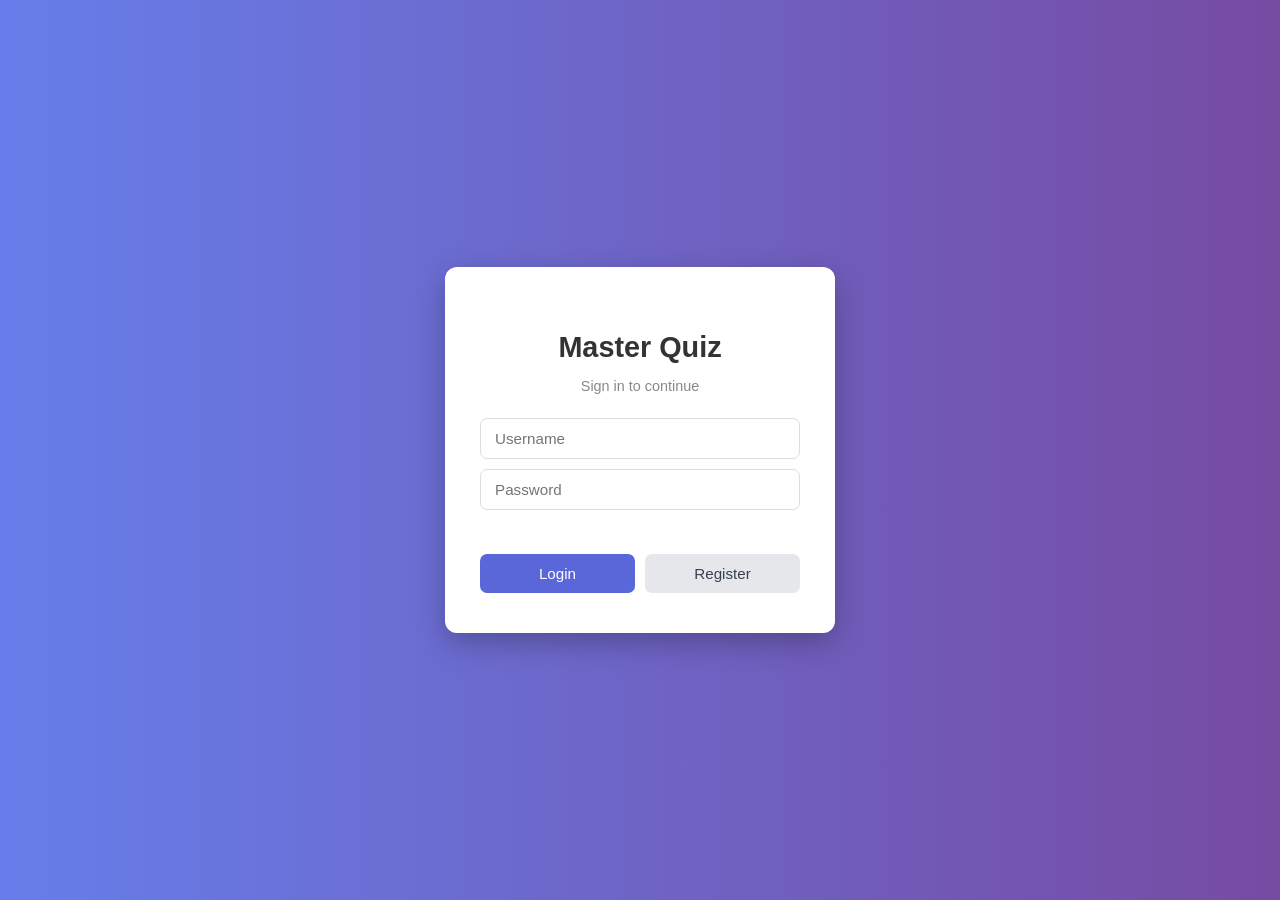
<file: index.html>
<!DOCTYPE html>
<html lang="en">
<head>
    <meta charset="UTF-8">
    <meta name="viewport" content="width=device-width, initial-scale=1.0">
    <title>Document</title>
    <script>
        if (!localStorage.getItem("username")) {
            window.location.replace("login.html");
        }
    </script>
    <link rel="stylesheet" href="style.css">
</head>

<body>

    <!-- Landing Page -->
    <section class="landing-page">
        <div class="wrapper">
            <div class="flex-content">
                <h1 class="vacation-heading">Welcome To Master Quiz</h1>
                <a href="#quiz-packages" class="btn">Start Now</a>
            </div>
        </div>
    </section>


    <!-- header section -->
    <header class="quiz-header" id="quiz-header">
        <h1 class="heading">Master Quiz</h1>
    </header>

    <nav class="main-nav">
        <a href="#">Home</a>
        <a href="#quiz-packages">Quiz</a>
        <a href="leaderboard.html">Leaderboard</a>
        <a href="#Performer">Top Performers</a>
        <a href="#notes">Notes</a>
    </nav>


    <section class="quiz-packages-section" id="quiz-packages">
        <h1 class="quiz-heading">Coding Quiz</h1>
        <p class="quiz-text">
            Test your programming skills with interactive quizzes in Java, Python, JavaScript, and .NET.
             Improve your knowledge, track your progress, and prepare for technical interviews.
        </p>

        <div class="package-wrapper">

            <!-- Java Card -->
            <div class="package-card">
                <img src="./images/java.png" alt="">
                <p class="card-heading">Java</p>
                <p class="card-text">
                    Practice core Java concepts including OOP, data types, exception handling, 
                    and collections through carefully designed quiz questions.
                </p>
                <p class="card-heading">Rs. 500</p>
                <button class="btn" onclick="startQuiz('JAVA')">Take Quiz</button>
            </div>

            <!-- Python Card -->
            <div class="package-card">
                <img src="./images/python.png" alt="">
                <p class="card-heading">Python</p>
                <p class="card-text">
                    Enhance your Python knowledge by solving questions on syntax, data structures, 
                    functions, and real-world programming concepts.
                </p>
                <p class="card-heading">Rs. 400</p>
                <button class="btn" onclick="startQuiz('PYTHON')">Take Quiz</button>
            </div>

            <!-- JavaScript Card -->
            <div class="package-card">
                <img src="./images/javascript.png" alt="">
                <p class="card-heading">JavaScript</p>
                <p class="card-text">
                    Test your understanding of JavaScript fundamentals, DOM manipulation, events,
                     and modern ES6 features.
                </p>
                <p class="card-heading">Rs. 200</p>
                <button class="btn" onclick="startQuiz('JS')">Take Quiz</button>
            </div>

            <!-- .NET Card -->
            <div class="package-card">
                <img src="./images/net.png" alt="">
                <p class="card-heading">.NET</p>
                <p class="card-text">
                    Strengthen your .NET skills with quizzes on C#, ASP.NET, object-oriented programming, 
                    and application development.
                </p>
                <p class="card-heading">Rs. 300</p>
                <button class="btn" onclick="startQuiz('DOTNET')">Take Quiz</button>
            </div>

        </div>
    </section>


    <section class="Performer-quiz-section" id="Performer">
        <h1 class="quiz-heading">Top Performer</h1>
        <p class="quiz-text">
            Our top performers are the brightest minds who have consistently excelled.
        </p>

        <div class="top-performer-toolbar">
            <span id="top-performer-status">Loading live performers...</span>
            <label class="photo-upload-control">
                Upload your photo
                <input type="file" id="profile-photo-input" accept="image/*">
            </label>
            <a href="leaderboard.html" class="performer-link">View full leaderboard</a>
        </div>

        <div class="image-card top-performer-grid" id="top-performer-grid">
            <div class="performer-empty">Loading top performers...</div>
        </div>
    </section>


    <section class="notes-section" id="notes">
        <h1 class="quiz-heading">Subject notes</h1>
        <p class="quiz-text">
           Access well-organized study materials and reference notes to 
           revise important programming concepts anytime.
        </p>

        <div class="notes-div">

            <div class="notes-wrapper">
                <img src="./images/java.png" alt="">
            </div>

            <div class="notes-wrapper">
                <img src="./images/compiler.png" alt="">
            </div>

            <div class="notes-wrapper">
                <img src="./images/springboot.png" alt="">
            </div>

            <div class="notes-wrapper">
                <img src="./images/react.png" alt="">
            </div>

            <div class="notes-wrapper">
                <img src="./images/devops.png" alt="">
            </div>

        </div>
    </section>


    <footer class="footer-section">
        <small>All Right Reserved</small>
        <small>
            Developed & Maintained By
            <a href="https://github.com/Avi21-sys" target="_blank">
                Aviral Sangal
            </a>
        </small>
    </footer>


    <script src="index.js"></script>

</body>
</html>
</file>
<file: style.css>
*{
    padding: 0;
    margin: 0;
}
html{
    scroll-behavior: smooth;
}
body{
    font-family: sans-serif;
}

.landing-page{
    background: white url(./images/bg1.png) no-repeat scroll center;
    height: 100vh;
    background-size: cover;
    color: white;
}

.landing-page .wrapper{
    background-color: rgba(0,0,0,0.5);
    height: 100%;
}

.landing-page .flex-content{
    display: flex;
    flex-direction: column;
    justify-content: center;
    align-items: center;
    height: 100%;
}

.landing-page .vacation-heading{
    font-size: 50px;
}

.btn{
    color: white;
    text-decoration: none;
    background-color: teal;
    padding: 10px 20px;
    box-shadow: 0 0 5px black;
    border-radius: 5px;
    margin-top: 20px;
}

.btn:hover{
    background-color: rgb(5, 244, 244);
}

/*
header section
*/
.quiz-header{
    background: radial-gradient(rgb(0, 103, 103));
    color: white;
    padding: 30px;
    text-align: center;
}

.quiz-header .heading{
    font-size: 60px;
}

.main-nav{
    background-color: lightgray;
    text-align: center;
    padding: 15px;
    box-shadow: 0 0 10px black;
    position: sticky;
    top: 0;
    z-index: 1000;
}

.main-nav a{
    color: black;
    text-decoration: none;
    font-size: 20px;
    padding: 10px 30px;
    display: inline-block;   /*turn in row from column*/
}

.main-nav a:hover{
    background-color: teal;
    color: white;
    border-radius: 30px;
}

.quiz-heading{
    font-size: 90px;
    color: gray;
}

.quiz-text{
    color: #bfbebe;
    font-size: 25px;
    text-align: justify;
    padding: 0px 40px;
}

.quiz-packages-section{
    text-align: center;
    margin-top: 40px;
}

.quiz-packages-section .quiz-heading{
    padding-top: 60px;
}

.package-wrapper{
    display: flex;
    justify-content: center;
    gap: 25px;
    flex-wrap: wrap;
}


.quiz-packages-section .package-wrapper{
    margin-top: 40px;
    padding: 20px;
}

.package-wrapper .package-card{
    box-shadow: 0 0 10px gray;
    border-radius: 5px;
    width: 260px;
    padding: 10px;
    display: inline-block;
    margin: 10px;
}

.package-card {
    width: 260px;
    min-height: 420px;
    background: #fff;
    border-radius: 12px;
    box-shadow: 0 6px 15px rgba(0,0,0,0.15);

    display: flex;
    flex-direction: column;
    justify-content: space-between;

    padding: 15px;
    text-align: center;
    transition: 0.3s ease;
}

.package-card img{
    width: 100%;
    height: 190px;
    object-fit: cover;
    border-radius: 10px;
}

.package-card .card-heading:last-of-type {
    font-size: 22px;
    font-weight: bold;
    color: #222;
    margin: 5px 0;
}


.card-text {
    min-height: 90px;
    font-size: 15px;
    color: #666;
    line-height: 1.4;
}

.package-card .btn{
    border-radius: 40px;
    box-shadow: 0 0 5px gray;
    border: none;
    margin: 10px auto 0;
    padding: 8px 18px;
    font-size: 14px;
    border-radius: 20px;
}

.package-card:hover {
    transform: translateY(-8px);
    box-shadow: 0 10px 25px rgba(0,0,0,0.25);
}

.package-card .btn:hover{
    cursor: pointer;
}

.Performer-quiz-section{
    text-align: center;
   
}

.Performer-quiz-section .quiz-heading{
    padding-top: 60px;
    
}

.Performer-quiz-section .quiz-text {
    color: #bfbebe;
    font-size: 25px;
    text-align: center;
    padding: 0px 40px;
}

.Performer-quiz-section .image-card{
    object-fit: cover;
}

.top-performer-toolbar{
    display: flex;
    align-items: center;
    justify-content: center;
    gap: 18px;
    flex-wrap: wrap;
    margin-top: 22px;
    color: #555;
    font-size: 16px;
}

.performer-link{
    color: teal;
    font-weight: bold;
    text-decoration: none;
}

.performer-link:hover{
    text-decoration: underline;
}

.photo-upload-control{
    background: teal;
    border-radius: 6px;
    color: white;
    cursor: pointer;
    font-size: 14px;
    font-weight: bold;
    padding: 9px 14px;
}

.photo-upload-control:hover{
    background: #056b6b;
}

.photo-upload-control input{
    display: none;
}

.image-card{
    display: grid;
    grid-template-columns: repeat(auto-fit, minmax(220px, 1fr));
    gap: 18px;
    padding: 20px;
    margin-top: 20px;
}

.top-performer-grid{
    grid-template-columns: repeat(6, minmax(180px, 1fr));
}

.performer-card{
    background: #fff;
    border-radius: 8px;
    box-shadow: 0 0 10px rgba(0,0,0,0.14);
    overflow: hidden;
    text-align: left;
    transition: transform 0.3s ease, box-shadow 0.3s ease;
}

.performer-card:hover{
    transform: translateY(-6px);
    box-shadow: 0 12px 22px rgba(0,0,0,0.18);
}

.performer-photo-wrap{
    position: relative;
    height: 280px;
    overflow: hidden;
}

.performer-photo-wrap img{
    width: 100%;
    height: 100%;
    object-fit: cover;
    transition: transform 0.3s ease;
}

.performer-card:hover .performer-photo-wrap img{
    transform: scale(1.06);
}

.performer-rank{
    position: absolute;
    top: 12px;
    left: 12px;
    background: teal;
    color: white;
    border-radius: 999px;
    padding: 6px 12px;
    font-size: 15px;
    font-weight: bold;
    box-shadow: 0 0 8px rgba(0,0,0,0.25);
}

.performer-details{
    padding: 14px;
}

.performer-details h3{
    color: #222;
    font-size: 22px;
    margin-bottom: 4px;
    word-break: break-word;
}

.performer-details p{
    color: #777;
    margin-bottom: 12px;
}

.performer-stats{
    display: grid;
    grid-template-columns: repeat(3, minmax(0, 1fr));
    gap: 8px;
}

.performer-stats span{
    background: #f1f7f7;
    border-radius: 6px;
    color: #164646;
    font-size: 13px;
    font-weight: bold;
    padding: 8px 6px;
    text-align: center;
}

.performer-empty{
    grid-column: 1 / -1;
    color: #777;
    font-size: 18px;
    padding: 30px;
    text-align: center;
}

.notes-section{
    text-align: center;
    padding: 100px;
}

.notes-section .notes-div{
    margin-top: 20px;
}

.notes-section .notes-wrapper{
    border: 2px solid black;
    width: 300px;
    height: 200px;
    overflow: hidden;
    border-radius: 10px;
    box-shadow: 0 0 10px gray;
    display: inline-block;
    margin: 20px;
}

.notes-section .notes-wrapper img{
    width: 100%;
    height: 100%;
    transition: all 0.5s;
}

.notes-section .notes-wrapper img:hover{
    transform: scale(1.1,1.1);
    cursor: pointer;
}

.footer-section{
    background-color: black;
    padding: 40px;
    text-align: center;
    color: teal;
    text-decoration: none;
    font-weight: bold;
    margin-top: 50px;
}
</file>
<file: admin.css>
/* ── Reset & base ──────────────────────────────────────────────── */
*, *::before, *::after { box-sizing: border-box; margin: 0; padding: 0; }

:root {
    --sidebar-w:   220px;
    --primary:     #6366f1;
    --primary-dk:  #4f46e5;
    --danger:      #ef4444;
    --danger-dk:   #dc2626;
    --success:     #10b981;
    --warn:        #f59e0b;
    --bg:          #f3f4f6;
    --surface:     #ffffff;
    --border:      #e5e7eb;
    --text:        #111827;
    --text-muted:  #6b7280;
    --shadow:      0 1px 3px rgba(0,0,0,.12), 0 1px 2px rgba(0,0,0,.08);
    --shadow-lg:   0 8px 24px rgba(0,0,0,.12);
    --radius:      8px;
}

body {
    font-family: 'Segoe UI', Tahoma, Geneva, Verdana, sans-serif;
    background: var(--bg);
    color: var(--text);
    display: flex;
    min-height: 100vh;
}

/* ── Sidebar ────────────────────────────────────────────────────── */
.sidebar {
    width: var(--sidebar-w);
    background: linear-gradient(160deg, #1e1b4b 0%, #312e81 100%);
    color: #e0e7ff;
    display: flex;
    flex-direction: column;
    position: fixed;
    top: 0; left: 0; bottom: 0;
    z-index: 100;
}

.sidebar-brand {
    padding: 24px 20px 20px;
    font-size: 1.15em;
    font-weight: 700;
    display: flex;
    align-items: center;
    gap: 10px;
    border-bottom: 1px solid rgba(255,255,255,.1);
}

.brand-icon { font-size: 1.4em; }

.sidebar-nav {
    flex: 1;
    padding: 16px 12px;
    display: flex;
    flex-direction: column;
    gap: 6px;
}

.nav-btn {
    width: 100%;
    padding: 11px 14px;
    background: transparent;
    color: #c7d2fe;
    border: none;
    border-radius: var(--radius);
    text-align: left;
    font-size: 0.95em;
    cursor: pointer;
    transition: background 0.2s, color 0.2s;
}

.nav-btn:hover  { background: rgba(255,255,255,.1); color: #fff; }
.nav-btn.active { background: var(--primary); color: #fff; }

.sidebar-footer {
    padding: 16px 14px;
    border-top: 1px solid rgba(255,255,255,.1);
    display: flex;
    flex-direction: column;
    gap: 8px;
    font-size: 0.85em;
}

#admin-name { color: #a5b4fc; font-weight: 600; }

.logout-btn {
    padding: 8px;
    background: rgba(239,68,68,.2);
    color: #fca5a5;
    border: 1px solid rgba(239,68,68,.3);
    border-radius: var(--radius);
    cursor: pointer;
    font-size: 0.9em;
    transition: background 0.2s;
}
.logout-btn:hover { background: rgba(239,68,68,.4); }

.home-link {
    color: #a5b4fc;
    text-decoration: none;
    font-size: 0.85em;
    text-align: center;
}
.home-link:hover { text-decoration: underline; }

/* ── Main content ───────────────────────────────────────────────── */
.main-content {
    margin-left: var(--sidebar-w);
    flex: 1;
    padding: 32px 28px;
    min-height: 100vh;
}

/* ── Section ────────────────────────────────────────────────────── */
.section { display: none; }
.section.active { display: block; }

.section-header {
    display: flex;
    align-items: center;
    justify-content: space-between;
    margin-bottom: 22px;
}

.section-header h1 {
    font-size: 1.6em;
    color: var(--text);
}

/* ── Filter bar ─────────────────────────────────────────────────── */
.filter-bar {
    display: flex;
    align-items: center;
    gap: 16px;
    margin-bottom: 18px;
    flex-wrap: wrap;
}

.filter-bar label {
    font-size: 0.9em;
    color: var(--text-muted);
    display: flex;
    align-items: center;
    gap: 8px;
}

.filter-bar select,
.search-input {
    padding: 8px 12px;
    border: 1.5px solid var(--border);
    border-radius: var(--radius);
    font-size: 0.9em;
    background: var(--surface);
    transition: border-color 0.2s;
}

.search-input { min-width: 220px; }

.filter-bar select:focus,
.search-input:focus {
    outline: none;
    border-color: var(--primary);
}

/* ── Table ──────────────────────────────────────────────────────── */
.table-wrap {
    background: var(--surface);
    border-radius: var(--radius);
    box-shadow: var(--shadow);
    overflow-x: auto;
}

table {
    width: 100%;
    border-collapse: collapse;
}

thead {
    background: linear-gradient(135deg, #6366f1, #764ba2);
    color: #fff;
}

th {
    padding: 13px 14px;
    text-align: left;
    font-size: 0.88em;
    font-weight: 600;
    white-space: nowrap;
}

td {
    padding: 12px 14px;
    border-bottom: 1px solid var(--border);
    font-size: 0.9em;
    vertical-align: middle;
}

tbody tr:last-child td { border-bottom: none; }
tbody tr:hover { background: #f9fafb; }

.loading-cell {
    text-align: center;
    color: var(--text-muted);
    padding: 32px;
}

/* Role badges */
.badge {
    display: inline-block;
    padding: 3px 10px;
    border-radius: 999px;
    font-size: 0.78em;
    font-weight: 700;
    text-transform: uppercase;
}
.badge-admin { background: #ede9fe; color: #6d28d9; }
.badge-user  { background: #dbeafe; color: #1d4ed8; }

/* Truncate long question text */
.question-cell {
    max-width: 340px;
    white-space: nowrap;
    overflow: hidden;
    text-overflow: ellipsis;
}

/* ── Buttons ────────────────────────────────────────────────────── */
.btn {
    padding: 8px 18px;
    border: none;
    border-radius: var(--radius);
    font-size: 0.88em;
    font-weight: 600;
    cursor: pointer;
    transition: background 0.2s, transform 0.1s;
}
.btn:active { transform: scale(.97); }

.btn-primary   { background: var(--primary); color: #fff; }
.btn-primary:hover { background: var(--primary-dk); }

.btn-secondary { background: var(--border); color: var(--text); }
.btn-secondary:hover { background: #d1d5db; }

.btn-danger    { background: var(--danger); color: #fff; }
.btn-danger:hover { background: var(--danger-dk); }

.btn-warn      { background: var(--warn); color: #fff; font-size: 0.8em; padding: 5px 12px; }
.btn-warn:hover { background: #d97706; }

.btn-sm { padding: 5px 12px; font-size: 0.8em; }

.action-cell { display: flex; gap: 6px; flex-wrap: wrap; }

/* ── Modals ─────────────────────────────────────────────────────── */
.modal-overlay {
    position: fixed;
    inset: 0;
    background: rgba(0,0,0,.45);
    display: flex;
    align-items: center;
    justify-content: center;
    z-index: 200;
    padding: 16px;
}

.modal-overlay.hidden { display: none; }

.modal {
    background: var(--surface);
    border-radius: 12px;
    width: 100%;
    max-width: 540px;
    box-shadow: var(--shadow-lg);
    animation: slideUp .2s ease;
}

.modal-sm { max-width: 360px; }

@keyframes slideUp {
    from { transform: translateY(20px); opacity: 0; }
    to   { transform: translateY(0);    opacity: 1; }
}

.modal-header {
    display: flex;
    align-items: center;
    justify-content: space-between;
    padding: 20px 24px 16px;
    border-bottom: 1px solid var(--border);
}

.modal-header h2 { font-size: 1.15em; }

.modal-close {
    background: none;
    border: none;
    font-size: 1.2em;
    cursor: pointer;
    color: var(--text-muted);
    line-height: 1;
}
.modal-close:hover { color: var(--text); }

.modal-body {
    padding: 20px 24px;
    display: flex;
    flex-direction: column;
    gap: 14px;
    max-height: 60vh;
    overflow-y: auto;
}

.modal-body label {
    display: flex;
    flex-direction: column;
    gap: 5px;
    font-size: 0.88em;
    font-weight: 600;
    color: var(--text-muted);
}

.modal-body input,
.modal-body select,
.modal-body textarea {
    padding: 9px 12px;
    border: 1.5px solid var(--border);
    border-radius: var(--radius);
    font-size: 0.92em;
    font-family: inherit;
    resize: vertical;
    transition: border-color 0.2s;
}

.modal-body input:focus,
.modal-body select:focus,
.modal-body textarea:focus {
    outline: none;
    border-color: var(--primary);
}

.modal-footer {
    padding: 16px 24px 20px;
    display: flex;
    justify-content: flex-end;
    gap: 10px;
    border-top: 1px solid var(--border);
}

/* ── Toast ──────────────────────────────────────────────────────── */
.toast {
    position: fixed;
    bottom: 28px;
    right: 28px;
    padding: 12px 22px;
    border-radius: var(--radius);
    color: #fff;
    font-size: 0.92em;
    font-weight: 600;
    box-shadow: var(--shadow-lg);
    z-index: 999;
    animation: fadeIn .25s ease;
}
.toast.hidden   { display: none; }
.toast.success  { background: var(--success); }
.toast.error    { background: var(--danger); }
.toast.info     { background: var(--primary); }

@keyframes fadeIn {
    from { opacity: 0; transform: translateY(10px); }
    to   { opacity: 1; transform: translateY(0); }
}

/* ── Responsive ─────────────────────────────────────────────────── */
@media (max-width: 768px) {
    .sidebar {
        width: 100%;
        height: auto;
        position: relative;
        flex-direction: row;
        flex-wrap: wrap;
    }
    .sidebar-nav { flex-direction: row; padding: 8px; }
    .sidebar-footer { display: none; }
    .main-content { margin-left: 0; padding: 20px 14px; }
}
</file>
<file: leaderboard.css>
/* Leaderboard Styles */

:root {
    --primary-color: #6366f1;
    --secondary-color: #8b5cf6;
    --success-color: #10b981;
    --warning-color: #f59e0b;
    --danger-color: #ef4444;
    --dark-bg: #111827;
    --light-bg: #f9fafb;
    --border-color: #e5e7eb;
    --text-primary: #1f2937;
    --text-secondary: #6b7280;
    --shadow: 0 4px 6px rgba(0, 0, 0, 0.1);
    --shadow-lg: 0 10px 15px rgba(0, 0, 0, 0.1);
}

* {
    margin: 0;
    padding: 0;
    box-sizing: border-box;
}

body {
    font-family: 'Segoe UI', Tahoma, Geneva, Verdana, sans-serif;
    background: linear-gradient(135deg, #667eea 0%, #764ba2 100%);
    min-height: 100vh;
    padding: 20px;
    color: var(--text-primary);
}

.leaderboard-container {
    max-width: 1200px;
    margin: 0 auto;
    background: white;
    border-radius: 12px;
    box-shadow: var(--shadow-lg);
    overflow: hidden;
}

/* Header */
.leaderboard-header {
    background: linear-gradient(135deg, #667eea 0%, #764ba2 100%);
    color: white;
    padding: 40px 20px;
    text-align: center;
}

.leaderboard-header h1 {
    font-size: 2.5em;
    margin-bottom: 10px;
    text-shadow: 2px 2px 4px rgba(0, 0, 0, 0.2);
}

.leaderboard-header p {
    font-size: 1.1em;
    opacity: 0.9;
}

/* Tabs */
.tabs-container {
    display: flex;
    flex-wrap: wrap;
    gap: 10px;
    padding: 20px;
    background: var(--light-bg);
    border-bottom: 2px solid var(--border-color);
    justify-content: center;
}

.tab-btn {
    padding: 10px 20px;
    border: 2px solid var(--border-color);
    background: white;
    border-radius: 8px;
    cursor: pointer;
    font-size: 0.95em;
    font-weight: 500;
    color: var(--text-secondary);
    transition: all 0.3s ease;
}

.tab-btn:hover {
    border-color: var(--primary-color);
    color: var(--primary-color);
    transform: translateY(-2px);
}

.tab-btn.active {
    background: linear-gradient(135deg, #667eea 0%, #764ba2 100%);
    color: white;
    border-color: transparent;
}

/* Category Selector */
.category-selector {
    padding: 20px;
    text-align: center;
    background: var(--light-bg);
    border-bottom: 1px solid var(--border-color);
}

.category-selector label {
    margin-right: 15px;
    font-weight: 600;
    color: var(--text-primary);
}

.category-selector select {
    padding: 10px 15px;
    border: 2px solid var(--border-color);
    border-radius: 6px;
    font-size: 1em;
    cursor: pointer;
    transition: all 0.3s ease;
    min-width: 200px;
}

.category-selector select:focus {
    outline: none;
    border-color: var(--primary-color);
    box-shadow: 0 0 0 3px rgba(99, 102, 241, 0.1);
}

/* Tab Content */
.tab-content {
    display: none;
}

.tab-content.active {
    display: block;
}

.leaderboard-card {
    padding: 30px 20px;
}

.leaderboard-card h2 {
    margin-bottom: 20px;
    color: var(--text-primary);
    font-size: 1.8em;
    display: flex;
    align-items: center;
    gap: 10px;
}

/* Leaderboard Table */
.leaderboard-table-container {
    overflow-x: auto;
}

.leaderboard-table {
    width: 100%;
    border-collapse: collapse;
    margin-top: 15px;
}

.leaderboard-table thead {
    background: linear-gradient(135deg, #667eea 0%, #764ba2 100%);
    color: white;
    position: sticky;
    top: 0;
}

.leaderboard-table th {
    padding: 15px 10px;
    text-align: left;
    font-weight: 600;
}

.leaderboard-table td {
    padding: 15px 10px;
    border-bottom: 1px solid var(--border-color);
}

.leaderboard-table tbody tr {
    transition: all 0.3s ease;
}

.leaderboard-table tbody tr:hover {
    background: var(--light-bg);
}

.rank-row.rank-1 {
    background: rgba(251, 191, 36, 0.1);
    border-left: 4px solid #fbbf24;
}

.rank-row.rank-2 {
    background: rgba(192, 192, 192, 0.1);
    border-left: 4px solid #c0c0c0;
}

.rank-row.rank-3 {
    background: rgba(205, 127, 50, 0.1);
    border-left: 4px solid #cd7f32;
}

.rank-cell {
    font-weight: 700;
    color: var(--primary-color);
    font-size: 1.1em;
}

.username-cell {
    font-weight: 600;
    color: var(--text-primary);
}

.score-cell {
    color: var(--success-color);
    font-weight: 500;
}

.accuracy-cell {
    font-weight: 500;
}

.time-cell {
    color: var(--warning-color);
    font-weight: 500;
}

/* Column Widths */
.rank-col {
    width: 80px;
    text-align: center;
}

.username-col {
    width: 150px;
}

.score-col {
    width: 120px;
    text-align: center;
}

.accuracy-col {
    width: 120px;
    text-align: center;
}

.time-col {
    width: 140px;
    text-align: center;
}

.date-col {
    width: 150px;
    text-align: center;
}

/* Personal Stats */
.personal-stats-container {
    background: var(--light-bg);
    padding: 30px;
    border-radius: 8px;
}

.username-input-group {
    display: flex;
    gap: 10px;
    margin-bottom: 30px;
}

.username-input-group input {
    flex: 1;
    padding: 12px 15px;
    border: 2px solid var(--border-color);
    border-radius: 6px;
    font-size: 1em;
    max-width: 300px;
}

.username-input-group input:focus {
    outline: none;
    border-color: var(--primary-color);
    box-shadow: 0 0 0 3px rgba(99, 102, 241, 0.1);
}

.username-input-group button {
    padding: 12px 30px;
    background: linear-gradient(135deg, #667eea 0%, #764ba2 100%);
    color: white;
    border: none;
    border-radius: 6px;
    cursor: pointer;
    font-weight: 600;
    font-size: 1em;
    transition: all 0.3s ease;
}

.username-input-group button:hover {
    transform: translateY(-2px);
    box-shadow: var(--shadow-lg);
}

.personal-stats {
    display: grid;
    grid-template-columns: repeat(auto-fit, minmax(200px, 1fr));
    gap: 20px;
}

.stat-card {
    background: white;
    padding: 20px;
    border-radius: 8px;
    border: 1px solid var(--border-color);
    transition: all 0.3s ease;
}

.stat-card:hover {
    transform: translateY(-4px);
    box-shadow: var(--shadow-lg);
}

.stat-card.highlight {
    background: linear-gradient(135deg, #667eea 0%, #764ba2 100%);
    color: white;
    border: none;
}

.stat-card.rank-card {
    grid-column: 1 / -1;
    background: linear-gradient(135deg, #10b981 0%, #059669 100%);
    color: white;
    border: none;
    text-align: center;
}

.stat-label {
    font-size: 0.85em;
    font-weight: 600;
    opacity: 0.8;
    margin-bottom: 10px;
    text-transform: uppercase;
    letter-spacing: 1px;
}

.stat-card.highlight .stat-label {
    opacity: 0.9;
}

.stat-value {
    font-size: 1.8em;
    font-weight: 700;
}

.rank-badge {
    font-size: 2.5em;
    padding: 20px;
}

/* Loading State */
.loading {
    text-align: center;
    padding: 40px;
    font-size: 1.1em;
    color: var(--text-secondary);
    animation: pulse 1.5s ease-in-out infinite;
}

@keyframes pulse {
    0%, 100% {
        opacity: 0.5;
    }
    50% {
        opacity: 1;
    }
}

/* Error and Info States */
.error {
    text-align: center;
    padding: 20px;
    color: var(--danger-color);
    background: rgba(239, 68, 68, 0.1);
    border-radius: 6px;
    margin: 20px 0;
}

.no-data {
    text-align: center;
    padding: 40px;
    color: var(--text-secondary);
    background: var(--light-bg);
    border-radius: 6px;
}

.info-text {
    text-align: center;
    color: var(--text-secondary);
    padding: 20px;
    font-style: italic;
}

/* Footer */
.leaderboard-footer {
    background: var(--light-bg);
    padding: 20px;
    text-align: center;
    border-top: 2px solid var(--border-color);
    color: var(--text-secondary);
    font-size: 0.9em;
}

.leaderboard-footer p {
    margin: 5px 0;
}

.leaderboard-footer small {
    opacity: 0.8;
}

/* Responsive Design */
@media (max-width: 768px) {
    .leaderboard-container {
        border-radius: 0;
    }

    .leaderboard-header {
        padding: 30px 15px;
    }

    .leaderboard-header h1 {
        font-size: 1.8em;
    }

    .leaderboard-header p {
        font-size: 0.95em;
    }

    .tabs-container {
        flex-direction: column;
        gap: 5px;
    }

    .tab-btn {
        width: 100%;
    }

    .category-selector {
        display: flex;
        flex-direction: column;
        gap: 10px;
        align-items: center;
    }

    .category-selector select {
        width: 100%;
        max-width: 300px;
    }

    .leaderboard-table {
        font-size: 0.85em;
    }

    .leaderboard-table th,
    .leaderboard-table td {
        padding: 10px 5px;
    }

    .rank-col,
    .username-col,
    .score-col,
    .accuracy-col,
    .time-col,
    .date-col {
        width: auto;
    }

    .personal-stats {
        grid-template-columns: 1fr;
    }

    .stat-card.rank-card {
        grid-column: 1;
    }

    .leaderboard-card {
        padding: 20px 15px;
    }

    .leaderboard-card h2 {
        font-size: 1.3em;
    }

    .username-input-group {
        flex-direction: column;
    }

    .username-input-group input {
        max-width: 100%;
    }

    .username-input-group button {
        width: 100%;
    }
}

@media (max-width: 480px) {
    .leaderboard-header h1 {
        font-size: 1.5em;
    }

    .leaderboard-table {
        font-size: 0.75em;
    }

    .stat-value {
        font-size: 1.5em;
    }

    .rank-badge {
        font-size: 2em;
        padding: 15px;
    }
}
</file>
<file: login.css>
body {
    font-family: Arial, sans-serif;
    background: linear-gradient(to right, #667eea, #764ba2);
    height: 100vh;
    display: flex;
    justify-content: center;
    align-items: center;
    margin: 0;
}

.login-container {
    background: white;
    padding: 40px 35px;
    border-radius: 12px;
    text-align: center;
    width: 320px;
    box-shadow: 0 10px 30px rgba(0, 0, 0, 0.25);
}

.login-container h2 {
    margin-bottom: 6px;
    color: #333;
    font-size: 1.8em;
}

.login-subtitle {
    color: #888;
    font-size: 0.9em;
    margin-bottom: 24px;
}

input {
    display: block;
    width: 100%;
    padding: 11px 14px;
    margin: 10px 0;
    border: 1.5px solid #ddd;
    border-radius: 7px;
    font-size: 0.95em;
    box-sizing: border-box;
    transition: border-color 0.2s;
}

input:focus {
    outline: none;
    border-color: #667eea;
}

/* Message area */
.login-message {
    font-size: 0.88em;
    min-height: 20px;
    margin: 8px 0;
    border-radius: 5px;
    padding: 0 4px;
}

.login-message.error {
    color: #dc2626;
    background: #fef2f2;
    padding: 8px;
}

.login-message.success {
    color: #059669;
    background: #ecfdf5;
    padding: 8px;
}

/* Button row */
.btn-row {
    display: flex;
    gap: 10px;
    margin-top: 14px;
}

button {
    flex: 1;
    padding: 11px;
    background: #5a67d8;
    color: white;
    border: none;
    border-radius: 7px;
    font-size: 0.95em;
    cursor: pointer;
    transition: background 0.2s;
}

button:hover {
    background: #4c51bf;
}

button.btn-secondary {
    background: #e5e7eb;
    color: #374151;
}

button.btn-secondary:hover {
    background: #d1d5db;
}
</file>
